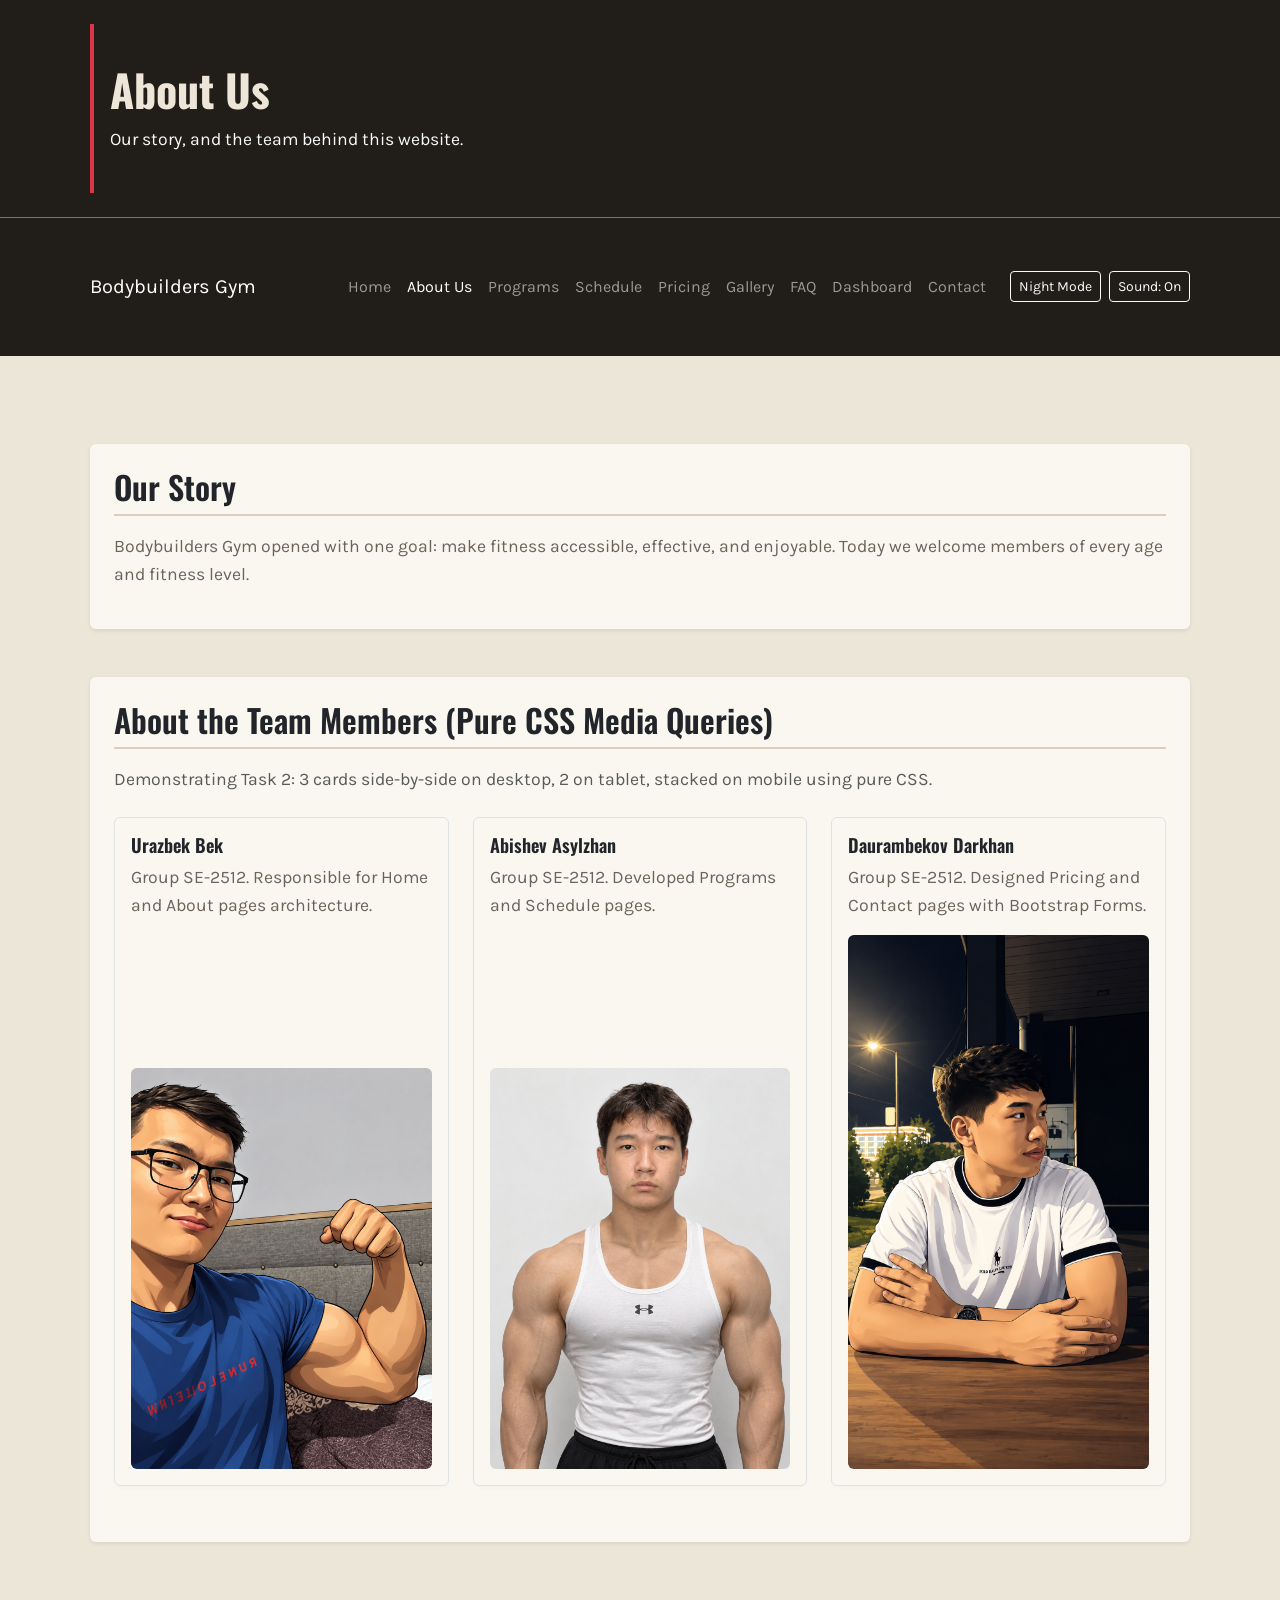
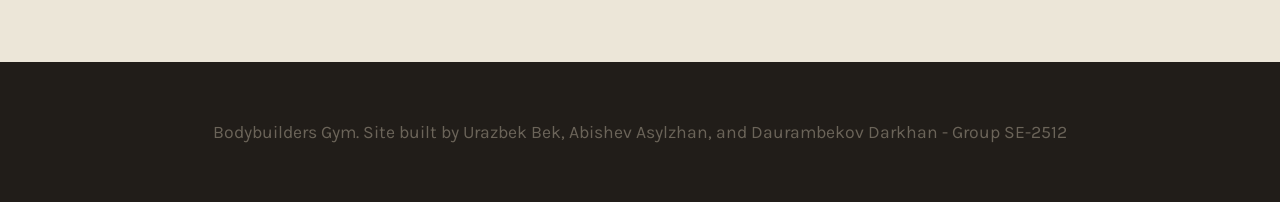
<file: html/about.html>
<!DOCTYPE html>
<html lang="en">
<head>
    <meta charset="UTF-8">
    <meta name="viewport" content="width=device-width, initial-scale=1.0">
    <title>Bodybuilders Gym - About Us</title>
    <link href="https://cdn.jsdelivr.net/npm/bootstrap@5.3.3/dist/css/bootstrap.min.css" rel="stylesheet">
    <link rel="stylesheet" href="../css/style.css">
    <script src="../js/theme-init.js"></script>
</head>
<body class="d-flex flex-column min-vh-100">

<header id="main-header" class="bg-custom-dark text-white p-4">
    <div class="container border-start border-4 border-danger ps-3">
        <h1>About Us</h1>
        <p class="mb-0 text-light">Our story, and the team behind this website.</p>
    </div>
</header>

<nav class="navbar navbar-expand-lg navbar-dark bg-custom-dark border-top border-secondary">
    <div class="container">
        <a class="navbar-brand" href="index.html">Bodybuilders Gym</a>
        <button class="navbar-toggler" type="button" data-bs-toggle="collapse" data-bs-target="#navbarNav">
            <span class="navbar-toggler-icon"></span>
        </button>
        <div class="collapse navbar-collapse" id="navbarNav">
            <ul class="navbar-nav ms-auto">
                <li class="nav-item"><a class="nav-link" href="index.html">Home</a></li>
                <li class="nav-item"><a class="nav-link active" href="about.html">About Us</a></li>
                <li class="nav-item"><a class="nav-link" href="programs.html">Programs</a></li>
                <li class="nav-item"><a class="nav-link" href="schedule.html">Schedule</a></li>
                <li class="nav-item"><a class="nav-link" href="pricing.html">Pricing</a></li>
                <li class="nav-item"><a class="nav-link" href="gallery.html">Gallery</a></li>
                <li class="nav-item"><a class="nav-link" href="faq.html">FAQ</a></li>
                <li class="nav-item"><a class="nav-link" href="dashboard.html">Dashboard</a></li>
                <li class="nav-item"><a class="nav-link" href="contact.html">Contact</a></li>
            </ul>
            <div class="nav-tools d-flex gap-2 ms-lg-3 mt-2 mt-lg-0">
                <button type="button" class="btn btn-sm btn-outline-light" id="themeToggle" aria-pressed="false">Night Mode</button>
                <button type="button" class="btn btn-sm btn-outline-light" id="soundToggle" aria-pressed="true">Sound: On</button>
            </div>
        </div>
    </div>
</nav>

<main class="container my-5 flex-grow-1">

    <section class="card p-4 mb-5 bg-custom-surface border-0 shadow-sm">
        <h2>Our Story</h2>
        <p>Bodybuilders Gym opened with one goal: make fitness accessible, effective, and enjoyable. Today we welcome members of every age and fitness level.</p>
    </section>

    <!-- Task 2: Card Group implemented ONLY with Pure CSS Media Queries -->
    <section class="card p-4 bg-custom-surface border-0 shadow-sm">
        <h2 class="mb-3">About the Team Members (Pure CSS Media Queries)</h2>
        <p class="text-muted mb-4">Demonstrating Task 2: 3 cards side-by-side on desktop, 2 on tablet, stacked on mobile using pure CSS.</p>

        <div class="custom-card-group">
            <div class="custom-card-item card p-3 border">
                <h3>Urazbek Bek</h3>
                <p>Group SE-2512. Responsible for Home and About pages architecture.</p>
                <img src="image/Bek.png" class="img-fluid rounded mt-auto" alt="Bek">
            </div>

            <div class="custom-card-item card p-3 border">
                <h3>Abishev Asylzhan</h3>
                <p>Group SE-2512. Developed Programs and Schedule pages.</p>
                <img src="image/Asylzhan.png" class="img-fluid rounded mt-auto" alt="Asylzhan">
            </div>

            <div class="custom-card-item card p-3 border">
                <h3>Daurambekov Darkhan</h3>
                <p>Group SE-2512. Designed Pricing and Contact pages with Bootstrap Forms.</p>
                <img src="image/Darkhan.png" class="img-fluid rounded mt-auto" alt="Darkhan">
            </div>
        </div>
    </section>

</main>

<footer id="site-footer" class="bg-custom-dark text-white text-center py-3 mt-auto">
    <div class="container">
        <p class="mb-0">Bodybuilders Gym. Site built by Urazbek Bek, Abishev Asylzhan, and Daurambekov Darkhan - Group SE-2512</p>
    </div>
</footer>

<script src="https://cdn.jsdelivr.net/npm/bootstrap@5.3.3/dist/js/bootstrap.bundle.min.js"></script>
<script src="../js/script.js"></script>
<script src="../js/advanced.js"></script>
</body>
</html>
</file>
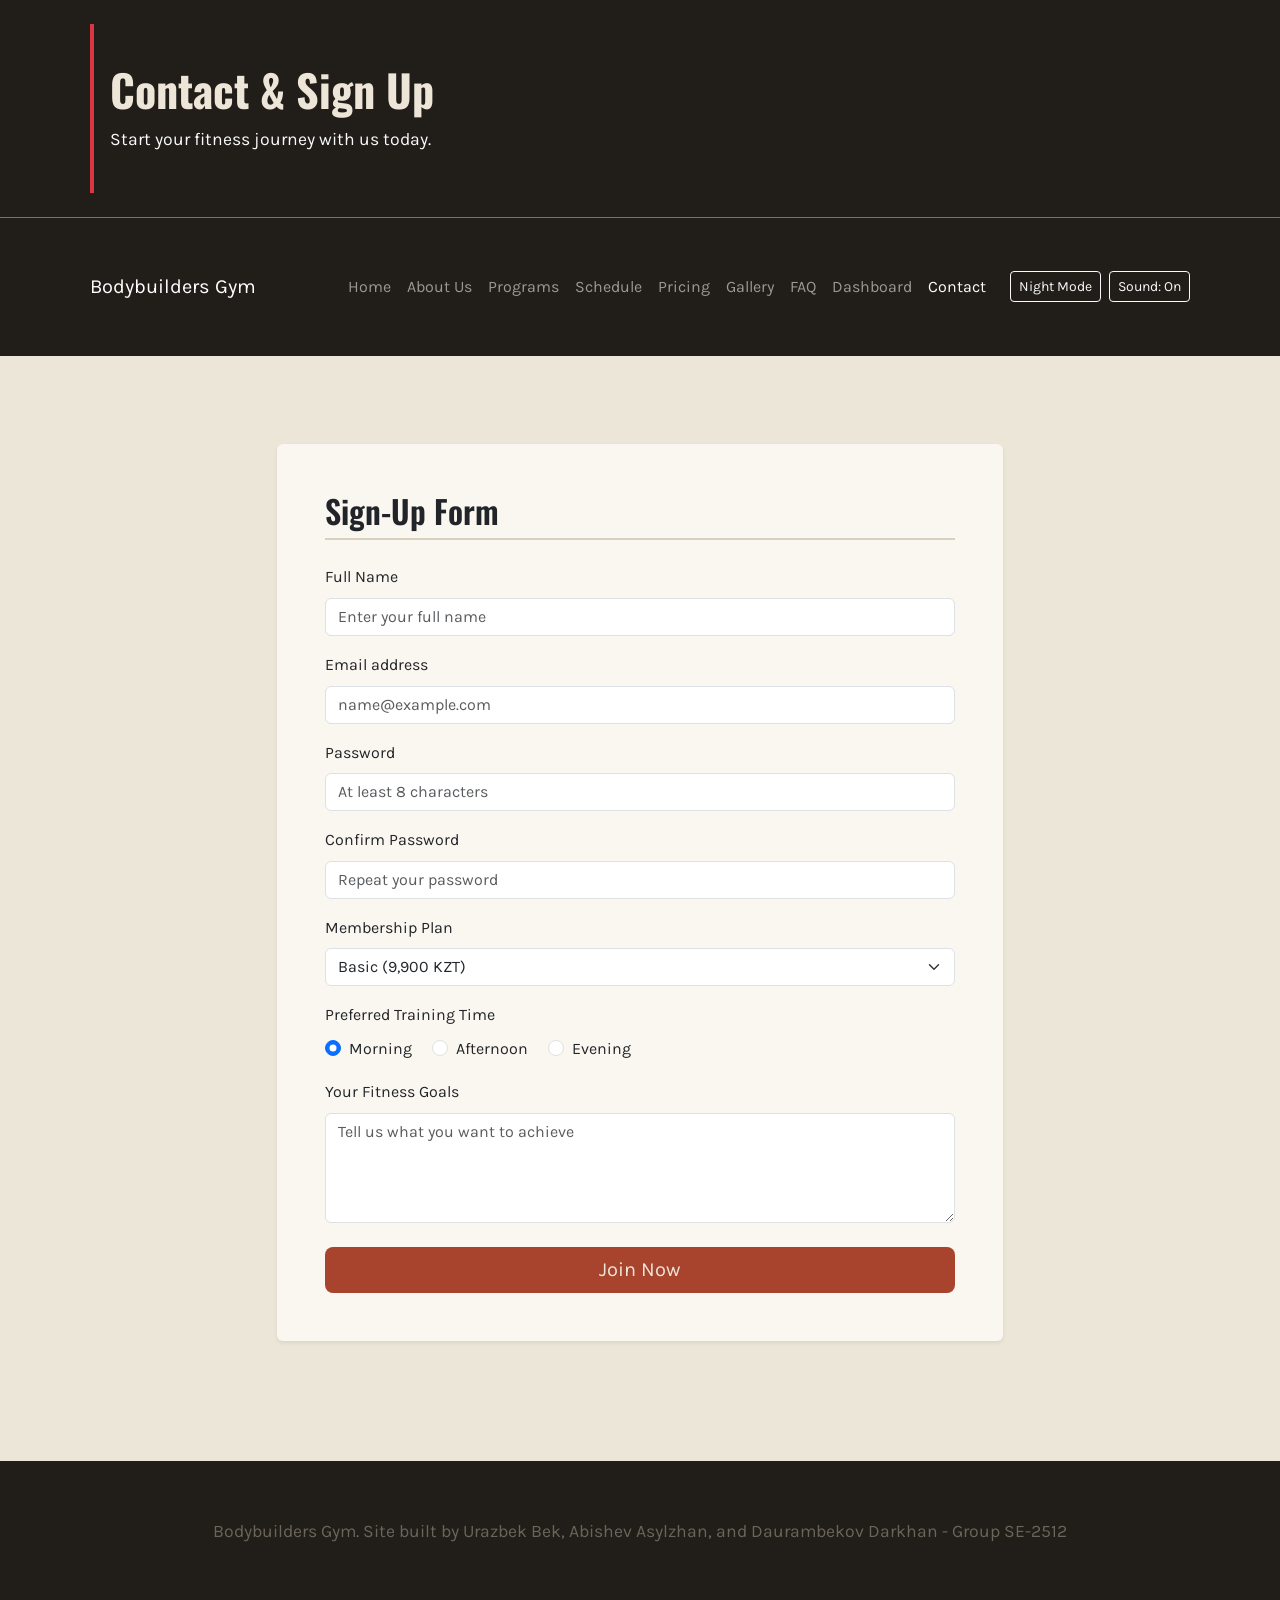
<file: html/contact.html>
<!DOCTYPE html>
<html lang="en">
<head>
    <meta charset="UTF-8">
    <meta name="viewport" content="width=device-width, initial-scale=1.0">
    <title>Bodybuilders Gym - Contact</title>
    <link href="https://cdn.jsdelivr.net/npm/bootstrap@5.3.3/dist/css/bootstrap.min.css" rel="stylesheet">
    <link rel="stylesheet" href="../css/style.css">
    <script src="../js/theme-init.js"></script>
</head>
<body class="d-flex flex-column min-vh-100">

<header id="main-header" class="bg-custom-dark text-white p-4">
    <div class="container border-start border-4 border-danger ps-3">
        <h1>Contact &amp; Sign Up</h1>
        <p class="mb-0 text-light">Start your fitness journey with us today.</p>
    </div>
</header>

<nav class="navbar navbar-expand-lg navbar-dark bg-custom-dark border-top border-secondary">
    <div class="container">
        <a class="navbar-brand" href="index.html">Bodybuilders Gym</a>
        <button class="navbar-toggler" type="button" data-bs-toggle="collapse" data-bs-target="#navbarNav">
            <span class="navbar-toggler-icon"></span>
        </button>
        <div class="collapse navbar-collapse" id="navbarNav">
            <ul class="navbar-nav ms-auto">
                <li class="nav-item"><a class="nav-link" href="index.html">Home</a></li>
                <li class="nav-item"><a class="nav-link" href="about.html">About Us</a></li>
                <li class="nav-item"><a class="nav-link" href="programs.html">Programs</a></li>
                <li class="nav-item"><a class="nav-link" href="schedule.html">Schedule</a></li>
                <li class="nav-item"><a class="nav-link" href="pricing.html">Pricing</a></li>
                <li class="nav-item"><a class="nav-link" href="gallery.html">Gallery</a></li>
                <li class="nav-item"><a class="nav-link" href="faq.html">FAQ</a></li>
                <li class="nav-item"><a class="nav-link" href="dashboard.html">Dashboard</a></li>
                <li class="nav-item"><a class="nav-link active" href="contact.html">Contact</a></li>
            </ul>
            <div class="nav-tools d-flex gap-2 ms-lg-3 mt-2 mt-lg-0">
                <button type="button" class="btn btn-sm btn-outline-light" id="themeToggle" aria-pressed="false">Night Mode</button>
                <button type="button" class="btn btn-sm btn-outline-light" id="soundToggle" aria-pressed="true">Sound: On</button>
            </div>
        </div>
    </div>
</nav>

<!-- Task 4 & Task 9: Bootstrap Spacing Utilities and Responsive Form Design -->
<main class="container my-5 flex-grow-1">
    <div class="row justify-content-center">
        <div class="col-lg-8">
            <div class="card p-4 p-md-5 bg-custom-surface border-0 shadow-sm">
                <h2 class="mb-4">Sign-Up Form</h2>
                <!-- Task 1 (Assignment 4): novalidate turns off the browser's own messages; js/script.js validates instead -->
                <div id="form-success" class="alert alert-success d-none" role="alert"></div>
                <form id="contact-form" novalidate>
                    <div class="mb-3">
                        <label for="name" class="form-label font-weight-bold">Full Name</label>
                        <input type="text" class="form-control" id="name" placeholder="Enter your full name">
                        <div class="invalid-feedback" id="name-error"></div>
                    </div>

                    <div class="mb-3">
                        <label for="email" class="form-label font-weight-bold">Email address</label>
                        <input type="email" class="form-control" id="email" placeholder="name@example.com">
                        <div class="invalid-feedback" id="email-error"></div>
                    </div>

                    <div class="mb-3">
                        <label for="password" class="form-label font-weight-bold">Password</label>
                        <input type="password" class="form-control" id="password" placeholder="At least 8 characters">
                        <div class="invalid-feedback" id="password-error"></div>
                    </div>

                    <div class="mb-3">
                        <label for="confirmPassword" class="form-label font-weight-bold">Confirm Password</label>
                        <input type="password" class="form-control" id="confirmPassword" placeholder="Repeat your password">
                        <div class="invalid-feedback" id="confirmPassword-error"></div>
                    </div>

                    <div class="mb-3">
                        <label for="plan" class="form-label font-weight-bold">Membership Plan</label>
                        <select class="form-select" id="plan">
                            <option value="basic">Basic (9,900 KZT)</option>
                            <option value="standard">Standard (14,900 KZT)</option>
                            <option value="premium">Premium (19,900 KZT)</option>
                        </select>
                    </div>

                    <div class="mb-3">
                        <label class="form-label font-weight-bold d-block">Preferred Training Time</label>
                        <div class="form-check form-check-inline">
                            <input class="form-check-input" type="radio" name="time" id="morning" value="morning" checked>
                            <label class="form-check-label" for="morning">Morning</label>
                        </div>
                        <div class="form-check form-check-inline">
                            <input class="form-check-input" type="radio" name="time" id="afternoon" value="afternoon">
                            <label class="form-check-label" for="afternoon">Afternoon</label>
                        </div>
                        <div class="form-check form-check-inline">
                            <input class="form-check-input" type="radio" name="time" id="evening" value="evening">
                            <label class="form-check-label" for="evening">Evening</label>
                        </div>
                    </div>

                    <div class="mb-4">
                        <label for="message" class="form-label font-weight-bold">Your Fitness Goals</label>
                        <textarea class="form-control" id="message" rows="4" placeholder="Tell us what you want to achieve"></textarea>
                    </div>

                    <button type="submit" class="btn btn-custom-rust btn-lg w-100">Join Now</button>
                </form>
            </div>
        </div>
    </div>
</main>

<footer id="site-footer" class="bg-custom-dark text-white text-center py-3 mt-auto">
    <div class="container">
        <p class="mb-0">Bodybuilders Gym. Site built by Urazbek Bek, Abishev Asylzhan, and Daurambekov Darkhan - Group SE-2512</p>
    </div>
</footer>

<script src="https://cdn.jsdelivr.net/npm/bootstrap@5.3.3/dist/js/bootstrap.bundle.min.js"></script>
<script src="../js/script.js"></script>
<script src="../js/advanced.js"></script>
</body>
</html>
</file>
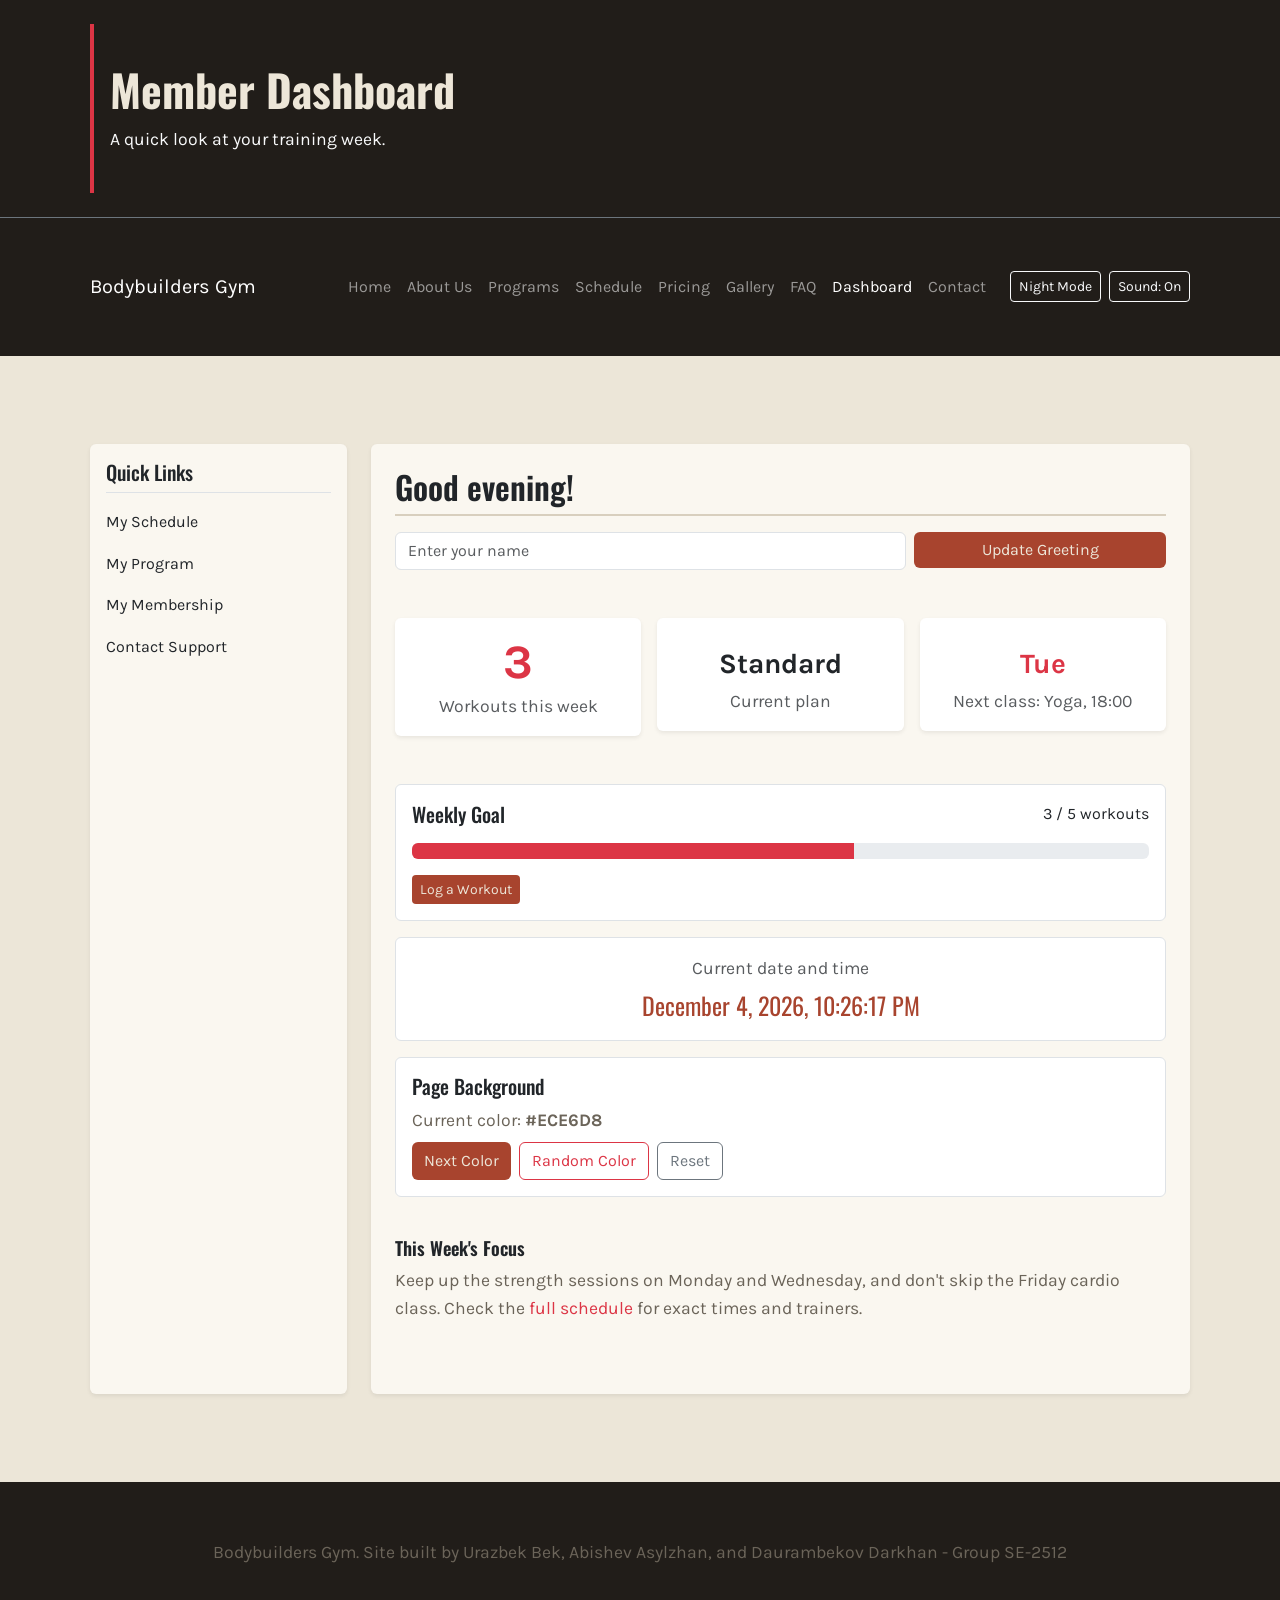
<file: html/dashboard.html>
<!DOCTYPE html>
<html lang="en">
<head>
    <meta charset="UTF-8">
    <meta name="viewport" content="width=device-width, initial-scale=1.0">
    <title>Bodybuilders Gym - Dashboard</title>
    <!-- Bootstrap 5 CSS -->
    <link href="https://cdn.jsdelivr.net/npm/bootstrap@5.3.3/dist/css/bootstrap.min.css" rel="stylesheet">
    <link rel="stylesheet" href="../css/style.css">
    <script src="../js/theme-init.js"></script>
</head>
<body class="d-flex flex-column min-vh-100">

<header id="main-header" class="bg-custom-dark text-white p-4">
    <div class="container border-start border-4 border-danger ps-3">
        <h1>Member Dashboard</h1>
        <p class="mb-0 text-light">A quick look at your training week.</p>
    </div>
</header>

<nav class="navbar navbar-expand-lg navbar-dark bg-custom-dark border-top border-secondary">
    <div class="container">
        <a class="navbar-brand" href="index.html">Bodybuilders Gym</a>
        <button class="navbar-toggler" type="button" data-bs-toggle="collapse" data-bs-target="#navbarNav">
            <span class="navbar-toggler-icon"></span>
        </button>
        <div class="collapse navbar-collapse" id="navbarNav">
            <ul class="navbar-nav ms-auto">
                <li class="nav-item"><a class="nav-link" href="index.html">Home</a></li>
                <li class="nav-item"><a class="nav-link" href="about.html">About Us</a></li>
                <li class="nav-item"><a class="nav-link" href="programs.html">Programs</a></li>
                <li class="nav-item"><a class="nav-link" href="schedule.html">Schedule</a></li>
                <li class="nav-item"><a class="nav-link" href="pricing.html">Pricing</a></li>
                <li class="nav-item"><a class="nav-link" href="gallery.html">Gallery</a></li>
                <li class="nav-item"><a class="nav-link" href="faq.html">FAQ</a></li>
                <li class="nav-item"><a class="nav-link active" href="dashboard.html">Dashboard</a></li>
                <li class="nav-item"><a class="nav-link" href="contact.html">Contact</a></li>
            </ul>
            <div class="nav-tools d-flex gap-2 ms-lg-3 mt-2 mt-lg-0">
                <button type="button" class="btn btn-sm btn-outline-light" id="themeToggle" aria-pressed="false">Night Mode</button>
                <button type="button" class="btn btn-sm btn-outline-light" id="soundToggle" aria-pressed="true">Sound: On</button>
            </div>
        </div>
    </div>
</nav>

<!-- Task 3: Bootstrap Grid System Layout -->
<main class="container my-5 flex-grow-1">
    <div class="row g-4">
        <aside class="col-lg-3 col-md-4">
            <div class="card p-3 bg-custom-surface border-0 shadow-sm h-100">
                <h3 class="h5 border-bottom pb-2">Quick Links</h3>
                <div class="list-group list-group-flush">
                    <a href="schedule.html" class="list-group-item list-group-item-action bg-transparent border-0 px-0">My Schedule</a>
                    <a href="programs.html" class="list-group-item list-group-item-action bg-transparent border-0 px-0">My Program</a>
                    <a href="pricing.html" class="list-group-item list-group-item-action bg-transparent border-0 px-0">My Membership</a>
                    <a href="contact.html" class="list-group-item list-group-item-action bg-transparent border-0 px-0">Contact Support</a>
                </div>
            </div>
        </aside>

        <section class="col-lg-9 col-md-8">
            <div class="card p-4 bg-custom-surface border-0 shadow-sm h-100">
                <h2 id="greeting">Welcome back!</h2>
                <form id="greeting-form" class="row g-2 mb-3" novalidate>
                    <div class="col-sm-8">
                        <label for="nameInput" class="visually-hidden">Your name</label>
                        <input type="text" id="nameInput" class="form-control" placeholder="Enter your name" maxlength="30">
                    </div>
                    <div class="col-sm-4">
                        <button type="submit" class="btn btn-custom-rust w-100">Update Greeting</button>
                    </div>
                </form>
                
                <div class="row g-3 my-3">
                    <div class="col-lg-4 col-sm-6">
                        <div class="card p-3 text-center border-0 shadow-sm bg-body rounded">
                            <span class="display-5 fw-bold text-danger" id="workoutCount">3</span>
                            <p class="mb-0 text-muted">Workouts this week</p>
                        </div>
                    </div>
                    <div class="col-lg-4 col-sm-6">
                        <div class="card p-3 text-center border-0 shadow-sm bg-body rounded">
                            <span class="fs-3 fw-bold text-body mt-2">Standard</span>
                            <p class="mb-0 text-muted">Current plan</p>
                        </div>
                    </div>
                    <div class="col-lg-4 col-sm-12">
                        <div class="card p-3 text-center border-0 shadow-sm bg-body rounded">
                            <span class="fs-3 fw-bold text-danger mt-2">Tue</span>
                            <p class="mb-0 text-muted">Next class: Yoga, 18:00</p>
                        </div>
                    </div>
                </div>

                <!-- Weekly goal: data comes from the "member" object in js/advanced.js -->
                <div class="p-3 mb-3 rounded border bg-body">
                    <div class="d-flex justify-content-between align-items-center">
                        <h3 class="h5 mb-0">Weekly Goal</h3>
                        <span id="goal-label">3 / 5 workouts</span>
                    </div>
                    <div class="progress my-3" role="progressbar" aria-label="Weekly goal progress" aria-valuemin="0" aria-valuemax="100">
                        <div class="progress-bar bg-danger" id="goal-bar"></div>
                    </div>
                    <button type="button" id="logWorkoutBtn" class="btn btn-custom-rust btn-sm">Log a Workout</button>
                    <span id="goal-message" class="ms-2" aria-live="polite"></span>
                </div>

                <!-- Task 5 (Assignment 4): current date and time -->
                <div class="p-3 mb-3 rounded border bg-body text-center">
                    <p class="mb-1 text-muted">Current date and time</p>
                    <div id="datetime" class="datetime-text" aria-live="off">Loading...</div>
                </div>

                <!-- Task 4 (Assignment 4): change background color -->
                <div class="p-3 mb-3 rounded border bg-body">
                    <h3 class="h5">Page Background</h3>
                    <p class="mb-2">Current color: <strong id="currentColor">#ECE6D8</strong></p>
                    <div class="d-flex flex-wrap gap-2">
                        <button type="button" id="cycleColorBtn" class="btn btn-custom-rust">Next Color</button>
                        <button type="button" id="randomColorBtn" class="btn btn-outline-danger">Random Color</button>
                        <button type="button" id="resetColorBtn" class="btn btn-outline-secondary">Reset</button>
                    </div>
                </div>

                <h3 class="mt-4">This Week's Focus</h3>
                <p>Keep up the strength sessions on Monday and Wednesday, and don't skip the Friday cardio class. Check the <a href="schedule.html" class="text-danger">full schedule</a> for exact times and trainers.</p>
            </div>
        </section>
    </div>
</main>

<footer id="site-footer" class="bg-custom-dark text-white text-center py-3 mt-auto">
    <div class="container">
        <p class="mb-0">Bodybuilders Gym. Site built by Urazbek Bek, Abishev Asylzhan, and Daurambekov Darkhan - Group SE-2512</p>
    </div>
</footer>

<script src="https://cdn.jsdelivr.net/npm/bootstrap@5.3.3/dist/js/bootstrap.bundle.min.js"></script>
<script src="../js/script.js"></script>
<script src="../js/advanced.js"></script>
</body>
</html>
</file>
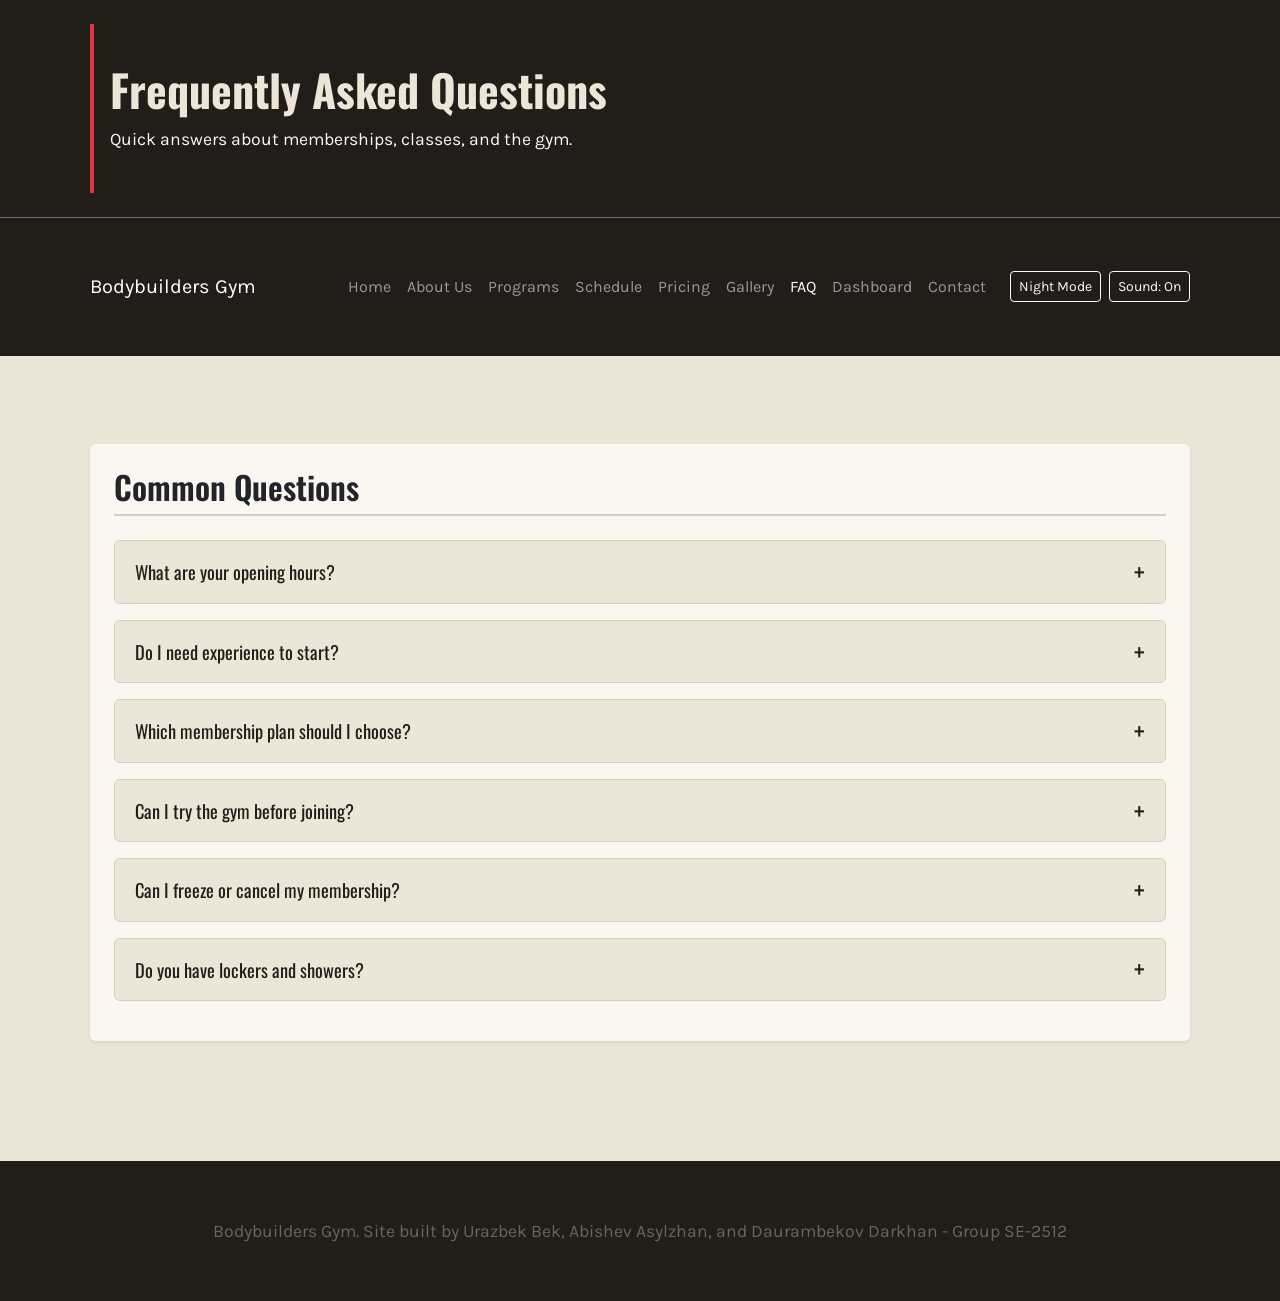
<file: html/faq.html>
<!DOCTYPE html>
<html lang="en">
<head>
    <meta charset="UTF-8">
    <meta name="viewport" content="width=device-width, initial-scale=1.0">
    <title>Bodybuilders Gym - FAQ</title>
    <!-- Bootstrap 5 CSS -->
    <link href="https://cdn.jsdelivr.net/npm/bootstrap@5.3.3/dist/css/bootstrap.min.css" rel="stylesheet">
    <link rel="stylesheet" href="../css/style.css">
    <script src="../js/theme-init.js"></script>
</head>
<body class="d-flex flex-column min-vh-100">

<header id="main-header" class="bg-custom-dark text-white p-4">
    <div class="container border-start border-4 border-danger ps-3">
        <h1>Frequently Asked Questions</h1>
        <p class="mb-0 text-light">Quick answers about memberships, classes, and the gym.</p>
    </div>
</header>

<nav class="navbar navbar-expand-lg navbar-dark bg-custom-dark border-top border-secondary">
    <div class="container">
        <a class="navbar-brand" href="index.html">Bodybuilders Gym</a>
        <button class="navbar-toggler" type="button" data-bs-toggle="collapse" data-bs-target="#navbarNav">
            <span class="navbar-toggler-icon"></span>
        </button>
        <div class="collapse navbar-collapse" id="navbarNav">
            <ul class="navbar-nav ms-auto">
                <li class="nav-item"><a class="nav-link" href="index.html">Home</a></li>
                <li class="nav-item"><a class="nav-link" href="about.html">About Us</a></li>
                <li class="nav-item"><a class="nav-link" href="programs.html">Programs</a></li>
                <li class="nav-item"><a class="nav-link" href="schedule.html">Schedule</a></li>
                <li class="nav-item"><a class="nav-link" href="pricing.html">Pricing</a></li>
                <li class="nav-item"><a class="nav-link" href="gallery.html">Gallery</a></li>
                <li class="nav-item"><a class="nav-link active" href="faq.html">FAQ</a></li>
                <li class="nav-item"><a class="nav-link" href="dashboard.html">Dashboard</a></li>
                <li class="nav-item"><a class="nav-link" href="contact.html">Contact</a></li>
            </ul>
            <div class="nav-tools d-flex gap-2 ms-lg-3 mt-2 mt-lg-0">
                <button type="button" class="btn btn-sm btn-outline-light" id="themeToggle" aria-pressed="false">Night Mode</button>
                <button type="button" class="btn btn-sm btn-outline-light" id="soundToggle" aria-pressed="true">Sound: On</button>
            </div>
        </div>
    </div>
</nav>

<main class="container my-5 flex-grow-1">

    <!-- Task 2 (Assignment 4): Accordion. Answers are hidden by default, js/script.js toggles the "open" class -->
    <section class="card p-4 bg-custom-surface border-0 shadow-sm">
        <h2 class="mb-4">Common Questions</h2>
        <div class="faq-list">
            <div class="faq-item">
                <button type="button" class="faq-question" aria-expanded="false">What are your opening hours?</button>
                <div class="faq-answer"><p>We are open seven days a week. Weekdays 06:00 to 23:00, weekends 08:00 to 21:00.</p></div>
            </div>
            <div class="faq-item">
                <button type="button" class="faq-question" aria-expanded="false">Do I need experience to start?</button>
                <div class="faq-answer"><p>No. Our certified trainers build a program for every level, from complete beginners to competitive athletes.</p></div>
            </div>
            <div class="faq-item">
                <button type="button" class="faq-question" aria-expanded="false">Which membership plan should I choose?</button>
                <div class="faq-answer"><p>Basic gives gym floor access, Standard adds group classes, and Premium adds personal training sessions. See the Pricing page for details.</p></div>
            </div>
            <div class="faq-item">
                <button type="button" class="faq-question" aria-expanded="false">Can I try the gym before joining?</button>
                <div class="faq-answer"><p>Yes. Your first session is free. Fill in the form on the Contact page and we will book a time for you.</p></div>
            </div>
            <div class="faq-item">
                <button type="button" class="faq-question" aria-expanded="false">Can I freeze or cancel my membership?</button>
                <div class="faq-answer"><p>You can freeze your membership for up to 30 days per year, and cancel at any time with 14 days notice.</p></div>
            </div>
            <div class="faq-item">
                <button type="button" class="faq-question" aria-expanded="false">Do you have lockers and showers?</button>
                <div class="faq-answer"><p>Yes. Lockers, showers, and a changing area are available for all members. Bring your own lock or buy one at the front desk.</p></div>
            </div>
        </div>
    </section>

</main>

<footer id="site-footer" class="bg-custom-dark text-white text-center py-3 mt-auto">
    <div class="container">
        <p class="mb-0">Bodybuilders Gym. Site built by Urazbek Bek, Abishev Asylzhan, and Daurambekov Darkhan - Group SE-2512</p>
    </div>
</footer>

<script src="https://cdn.jsdelivr.net/npm/bootstrap@5.3.3/dist/js/bootstrap.bundle.min.js"></script>
<script src="../js/script.js"></script>
<script src="../js/advanced.js"></script>
</body>
</html>
</file>
<file: css/style.css>
@import url('https://fonts.googleapis.com/css2?family=Oswald:wght@500;600;700&family=Karla:wght@400;500;700&display=swap');

/* ---------- Global Reset & Variables ---------- */
* {
    margin: 0;
    padding: 0;
    box-sizing: border-box;
}

:root {
    --bg: #ECE6D8;
    --surface: #FAF7F0;
    --ink: #211D19;
    --muted: #6B6459;
    --rust: #A8442E;
    --brass: #9C7A2E;
    --border: #D8CFBE;
    --dark: #211D19;
    --dark-text: #EDE6D8;
}

/* ---------- Basic Elements ---------- */
body {
    font-family: 'Karla', 'Segoe UI', sans-serif;
    background-color: var(--bg);
    color: var(--ink);
    line-height: 1.6;
}

h1, h2, h3 {
    font-family: 'Oswald', 'Arial Narrow', sans-serif;
}

/* ---------- Task 1: Responsive Typography ---------- */
h1 {
    font-size: 2rem;
    font-weight: 700;
    color: var(--dark-text);
}

h2 {
    font-size: 1.4rem;
    font-weight: 600;
    margin-bottom: 1rem;
    padding-bottom: 0.5rem;
    border-bottom: 2px solid var(--border);
}

h3 {
    font-size: 1.15rem;
    font-weight: 600;
    margin-bottom: 0.4rem;
}

p {
    font-size: 0.95rem;
    margin-bottom: 1rem;
    color: var(--muted);
}

/* Typography Breakpoints */
@media (min-width: 768px) {
    h1 { font-size: 2.4rem; }
    h2 { font-size: 1.75rem; }
    p  { font-size: 1.05rem; }
}

@media (min-width: 992px) {
    h1 { font-size: 2.75rem; }
    h2 { font-size: 2rem; }
    p  { font-size: 1.1rem; }
}

a {
    color: var(--rust);
    text-decoration: none;
    transition: color 0.2s ease;
}

a:hover {
    color: var(--brass);
    text-decoration: underline;
}

img {
    max-width: 100%;
    height: auto;
    display: block;
}

/* ---------- Header & Footer ---------- */
#main-header {
    background-color: var(--dark);
    padding: 3rem 6vw;
}

#main-header .header-inner {
    max-width: 1100px;
    margin: 0 auto;
    border-left: 5px solid var(--rust);
    padding-left: 1.5rem;
}

#main-header p {
    color: var(--dark-text);
    margin-bottom: 0;
}

#site-footer {
    background-color: var(--dark);
    color: var(--dark-text);
    text-align: center;
    padding: 1.5rem;
    margin-top: auto;
    font-size: 0.85rem;
}

/* ---------- Navigation ---------- */
.nav-menu {
    background-color: var(--dark);
    display: flex;
    flex-wrap: wrap;
    justify-content: space-between;
    align-items: center;
    padding: 1rem 6vw;
    gap: 1rem;
    border-top: 1px solid rgba(255, 255, 255, 0.1);
}

.nav-logo {
    font-family: 'Oswald', sans-serif;
    font-weight: 700;
    font-size: 1.3rem;
    color: var(--dark-text);
}

.nav-logo:hover {
    color: var(--dark-text);
    text-decoration: none;
}

.nav-links {
    display: flex;
    flex-wrap: wrap;
    align-items: center;
    gap: 1.25rem;
}

.nav-links a {
    color: var(--dark-text);
    text-decoration: none;
    padding-bottom: 4px;
    border-bottom: 2px solid transparent;
    transition: border-color 0.2s ease;
}

.nav-links a:hover {
    color: var(--dark-text);
    border-bottom: 2px solid var(--brass);
}

.nav-links a.active {
    border-bottom: 2px solid var(--rust);
}

/* ---------- Layout & Container ---------- */
.container {
    width: 90%;
    max-width: 1100px;
    margin: 0 auto;
    padding: 2.5rem 0;
}

.card {
    background-color: var(--surface);
    border: 1px solid var(--border);
    border-radius: 6px;
    padding: 2rem;
    margin-bottom: 2rem;
    box-shadow: 0 2px 4px rgba(0,0,0,0.02);
}

.feature-img {
    width: 100%;
    max-height: 400px;
    object-fit: cover;
    border-radius: 4px;
    margin-bottom: 1.25rem;
}

.trainer-img,
.profile-img {
    width: 140px;
    height: 140px;
    object-fit: cover;
    border-radius: 50%;
    border: 3px solid var(--rust);
    margin: 0 auto 0.75rem auto;
}

.trainer {
    text-align: center;
    margin-bottom: 1.5rem;
}

/* ---------- Task 2: Pure CSS Media Queries Card Group ---------- */
.custom-card-group {
    display: flex;
    flex-direction: column; /* Mobile: stacked */
    gap: 1.5rem;
}

@media (min-width: 768px) and (max-width: 991px) {
    .custom-card-group {
        flex-direction: row;
        flex-wrap: wrap;
    }
    .custom-card-item {
        flex: 0 0 calc(50% - 0.75rem); /* Tablet: 2 in a row */
    }
}

@media (min-width: 992px) {
    .custom-card-group {
        flex-direction: row; /* Desktop: 3 in a row */
    }
    .custom-card-item {
        flex: 1;
    }
}

/* ---------- Task 2 / Flexbox Programs Layout ---------- */
.program-row {
    display: flex;
    flex-wrap: wrap;
    gap: 1.5rem;
    margin-top: 1rem;
}

.program-card {
    flex: 1 1 280px;
    display: flex;
    flex-direction: column;
    background-color: var(--bg);
    border: 1px solid var(--border);
    border-radius: 6px;
    padding: 1.5rem;
    transition: transform 0.25s ease, box-shadow 0.25s ease;
}

.program-card:hover {
    transform: translateY(-6px);
    box-shadow: 0 10px 20px rgba(33, 29, 25, 0.12);
}

.program-card-img {
    width: 100%;
    height: 180px;
    object-fit: cover;
    border-radius: 4px;
    margin-bottom: 1rem;
}

/* ---------- Task 3: Dashboard Grid Layout ---------- */
.dashboard-grid {
    display: grid;
    grid-template-columns: 240px 1fr;
    grid-template-rows: auto 1fr auto;
    grid-template-areas:
        "d-header d-header"
        "d-sidebar d-main"
        "d-footer d-footer";
    min-height: 100vh;
}

.dashboard-top { grid-area: d-header; }
.dashboard-sidebar {
    grid-area: d-sidebar;
    background-color: var(--surface);
    border-right: 1px solid var(--border);
    padding: 2rem 1.5rem;
}
.dashboard-main { grid-area: d-main; padding: 2rem; }
.dashboard-grid > #site-footer { grid-area: d-footer; margin-top: 0; }

@media (max-width: 768px) {
    .dashboard-grid {
        grid-template-columns: 1fr;
        grid-template-areas:
            "d-header"
            "d-sidebar"
            "d-main"
            "d-footer";
    }
    .dashboard-sidebar {
        border-right: none;
        border-bottom: 1px solid var(--border);
    }
}

/* ---------- Task 4: Gallery Grid ---------- */
.gallery-grid {
    display: grid;
    grid-template-columns: repeat(3, 1fr);
    gap: 1.25rem;
}

.gallery-item {
    position: relative;
    overflow: hidden;
    border-radius: 6px;
}

.gallery-item img {
    width: 100%;
    height: 220px;
    object-fit: cover;
    transition: transform 0.3s ease;
}

.gallery-caption {
    position: absolute;
    inset: 0;
    background-color: rgba(33, 29, 25, 0.85);
    color: var(--dark-text);
    display: flex;
    align-items: center;
    justify-content: center;
    font-family: 'Oswald', sans-serif;
    font-size: 1.1rem;
    opacity: 0;
    transition: opacity 0.3s ease;
}

.gallery-item:hover img { transform: scale(1.05); }
.gallery-item:hover .gallery-caption { opacity: 1; }

@media (max-width: 900px) {
    .gallery-grid { grid-template-columns: repeat(2, 1fr); }
}

@media (max-width: 600px) {
    .gallery-grid { grid-template-columns: 1fr; }
}

/* ---------- Bootstrap Utility Custom Overrides ---------- */
.bg-custom-dark { background-color: var(--dark) !important; }
.bg-custom-surface { background-color: var(--surface) !important; }
.btn-custom-rust {
    background-color: var(--rust);
    color: var(--dark-text);
    border: none;
}
.btn-custom-rust:hover {
    background-color: var(--brass);
    color: var(--dark-text);
}

/* ==========================================================
   Assignment #4: JavaScript components
   ========================================================== */

/* Task 4: smooth background color change */
body { transition: background-color 0.4s ease; }

/* Task 5: date and time block */
.datetime-text {
    font-family: 'Oswald', sans-serif;
    font-size: 1.5rem;
    color: var(--rust);
}

/* Task 2: Accordion (answers hidden by default) */
.faq-item {
    background-color: var(--bg);
    border: 1px solid var(--border);
    border-radius: 6px;
    margin-bottom: 1rem;
    overflow: hidden;
}

.faq-question {
    width: 100%;
    display: flex;
    justify-content: space-between;
    align-items: center;
    gap: 1rem;
    padding: 1rem 1.25rem;
    background: none;
    border: none;
    text-align: left;
    font-family: 'Oswald', sans-serif;
    font-size: 1.15rem;
    color: var(--ink);
    cursor: pointer;
    transition: color 0.2s ease;
}

.faq-question:hover { color: var(--rust); }

.faq-question::after {
    content: '+';
    font-size: 1.6rem;
    line-height: 1;
    transition: transform 0.3s ease;
}

.faq-item.open .faq-question::after { transform: rotate(45deg); }

.faq-answer {
    max-height: 0;               /* hidden by default */
    overflow: hidden;
    transition: max-height 0.35s ease;
}

.faq-answer p {
    padding: 0 1.25rem 1rem;
    margin: 0;
}

/* Task 3: Popup (hidden by default, fades in when .show is added) */
.popup-overlay {
    position: fixed;
    inset: 0;
    background-color: rgba(33, 29, 25, 0.6);
    display: flex;
    align-items: center;
    justify-content: center;
    padding: 1rem;
    opacity: 0;
    visibility: hidden;
    transition: opacity 0.3s ease, visibility 0.3s ease;
    z-index: 2000;
}

.popup-overlay.show {
    opacity: 1;
    visibility: visible;
}

.popup-box {
    position: relative;
    width: 100%;
    max-width: 420px;
    background-color: var(--surface);
    border-radius: 8px;
    padding: 2rem;
    box-shadow: 0 10px 30px rgba(0, 0, 0, 0.25);
    transform: translateY(-20px);
    transition: transform 0.3s ease;
}

.popup-overlay.show .popup-box { transform: translateY(0); }

.popup-close {
    position: absolute;
    top: 0.4rem;
    right: 0.9rem;
    background: none;
    border: none;
    font-size: 2rem;
    line-height: 1;
    color: var(--muted);
    cursor: pointer;
}

.popup-close:hover { color: var(--rust); }


/* ==========================================================
   Assignment #5: Advanced JavaScript and DOM manipulation
   ========================================================== */

/* ---- Classes that replace inline style="..." attributes ---- */
.img-cover-200 { height: 200px; object-fit: cover; }
.img-cover-220 { height: 220px; object-fit: cover; }
.img-banner    { max-height: 400px; width: 100%; object-fit: cover; }
.carousel-limit { max-height: 450px; }

/* ---- Night theme (JS sets data-bs-theme="dark" on <html>) ---- */
[data-bs-theme="dark"] {
    --bg: #171411;
    --surface: #231F1B;
    --ink: #EDE6D8;
    --muted: #B5AB9B;
    --border: #3A342D;
}

[data-bs-theme="dark"] .gallery-caption { color: var(--dark-text); }

/* ---- Keyboard focus is clearly visible ---- */
.navbar-nav .nav-link:focus-visible,
.faq-question:focus-visible,
.star:focus-visible {
    outline: 3px solid var(--brass);
    outline-offset: 2px;
}

/* ---- Navbar tools (theme and sound buttons) ---- */
.nav-tools .btn { white-space: nowrap; }

/* ---- Rating stars ---- */
.rating { display: flex; gap: 0.25rem; }

.star {
    background: none;
    border: none;
    padding: 0 0.15rem;
    font-size: 2.4rem;
    line-height: 1;
    color: var(--muted);
    cursor: pointer;
    transition: color 0.2s ease, transform 0.2s ease;
}

.star:hover { transform: scale(1.2); color: var(--brass); }
.star.active { color: #E0A526; }
.star.pop { animation: starPop 0.35s ease; }

@keyframes starPop {
    0%   { transform: scale(1); }
    50%  { transform: scale(1.55); }
    100% { transform: scale(1); }
}

/* ---- New cards slide in ---- */
.fade-in { animation: fadeInUp 0.5s ease both; }

@keyframes fadeInUp {
    from { opacity: 0; transform: translateY(18px); }
    to   { opacity: 1; transform: translateY(0); }
}

.program-col .card { transition: transform 0.25s ease, box-shadow 0.25s ease; }
.program-col .card:hover { transform: translateY(-6px); box-shadow: 0 10px 20px rgba(33, 29, 25, 0.2) !important; }

/* ---- Progress bar fills smoothly when JS changes its width ---- */
.progress-bar { transition: width 0.6s ease; }
</file>
